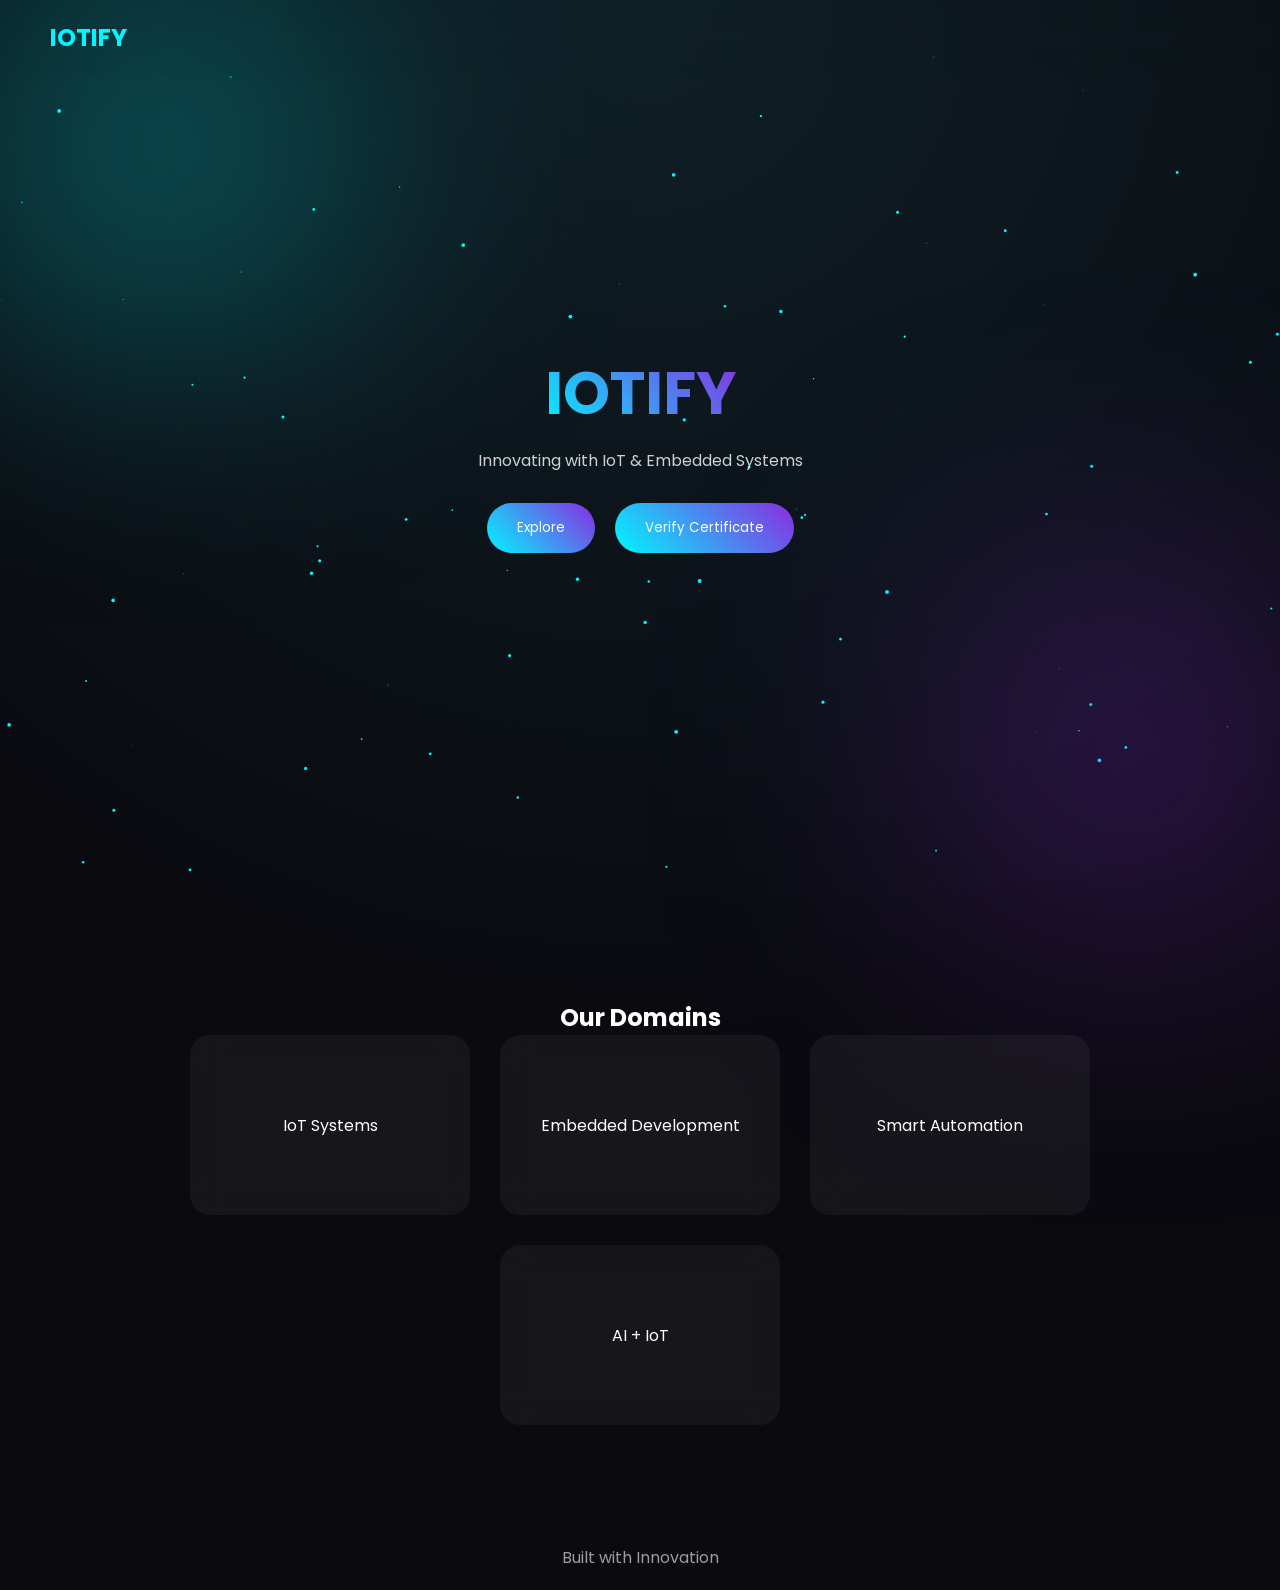
<file: index.html>
<!DOCTYPE html>
<html lang="en">
<head>
<meta charset="UTF-8">
<meta name="viewport" content="width=device-width, initial-scale=1.0">
<title>IOTIFY</title>

<link rel="stylesheet" href="style.css">
<link href="https://fonts.googleapis.com/css2?family=Poppins:wght@300;600&display=swap" rel="stylesheet">
</head>

<body>

<canvas id="bg"></canvas>

<!-- NAVBAR -->
<nav>
    <h1>IOTIFY</h1>
</nav>

<!-- HERO -->
<section class="hero">
    <h1 id="typing"></h1>
    <p>Innovating with IoT & Embedded Systems</p>

    <div class="hero-buttons">
        <button onclick="goToEvents()">Explore</button>
        <button class="verify-btn" onclick="goToVerify()">Verify Certificate</button>
    </div>
</section>

<!-- DOMAINS -->
<section class="section">
    <h2>Our Domains</h2>
    <div class="cards">
        <div class="card">IoT Systems</div>
        <div class="card">Embedded Development</div>
        <div class="card">Smart Automation</div>
        <div class="card">AI + IoT</div>
    </div>
</section>


<footer>Built with Innovation</footer>



<script src="script.js"></script>

</body>
</html>
</file>
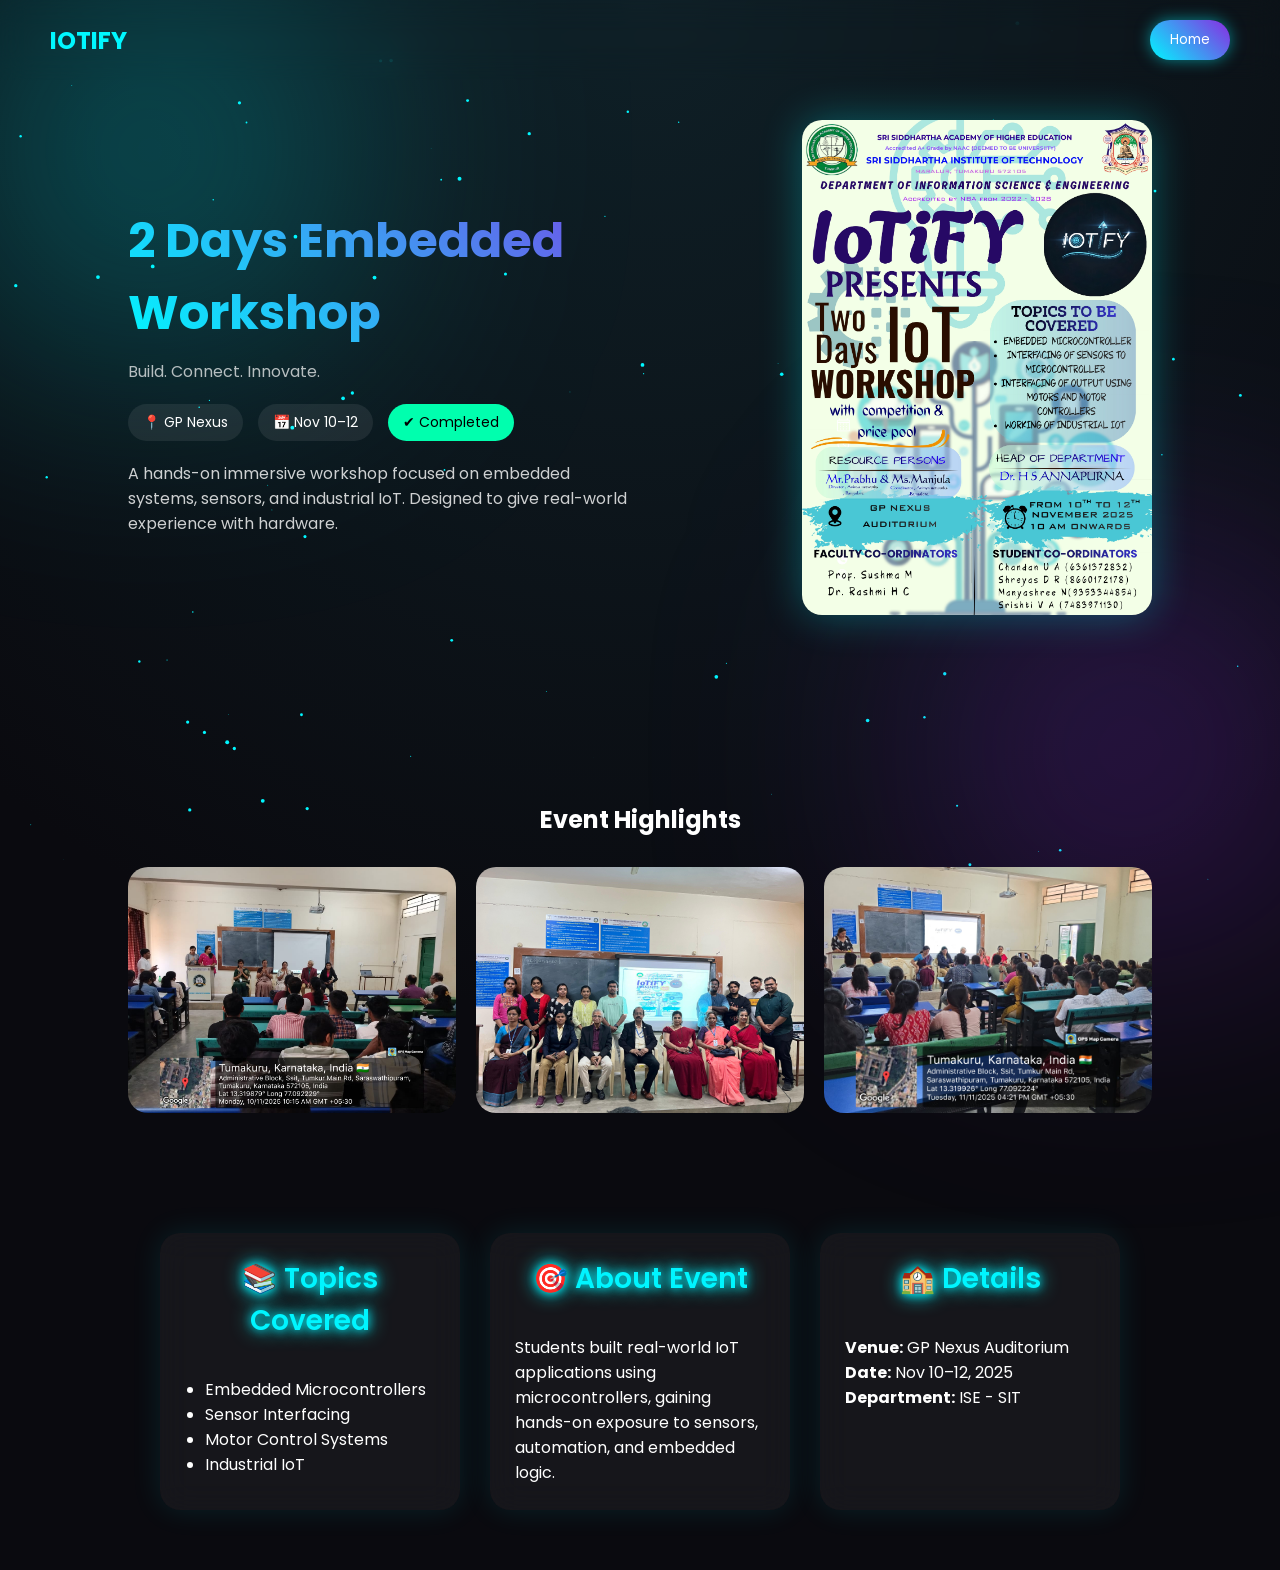
<file: event1.html>
<!DOCTYPE html>
<html lang="en">
<head>
<meta charset="UTF-8">
<meta name="viewport" content="width=device-width, initial-scale=1.0">
<title>Workshop - IOTIFY</title>

<link rel="stylesheet" href="style.css">
<link href="https://fonts.googleapis.com/css2?family=Poppins:wght@300;500;700&display=swap" rel="stylesheet">

</head>

<body>

<canvas id="bg"></canvas>

<nav>
    <h1>IOTIFY</h1>
    <button onclick="goHome()">Home</button>
</nav>

<section class="event-hero">

    <!-- LEFT CONTENT -->
    <div class="event-left">
        <h1>2 Days Embedded Workshop</h1>
        <p class="tagline">Build. Connect. Innovate.</p>

        <div class="event-badges">
            <span>📍 GP Nexus</span>
            <span>📅 Nov 10–12</span>
            <span class="status">✔ Completed</span>
        </div>

        <p class="desc">
            A hands-on immersive workshop focused on embedded systems, sensors,
            and industrial IoT. Designed to give real-world experience with hardware.
        </p>

    </div>

    <!-- RIGHT HERO IMAGE -->
    <div class="event-right">
        <img src="poster.png" class="hero-img">
    </div>

</section>

<!-- IMAGE GALLERY -->
<section class="gallery-section">

    <h2>Event Highlights</h2>

    <div class="gallery">
        <img src="image1.png">
        <img src="image2.png">
        <img src="image3.png">
    </div>

</section>

<!-- DETAILS -->
<section class="details-section">

    <div class="info-card">
       <h3 style="
    text-align:center;
    font-size:28px;
    font-weight:600;
    color:#00f5ff;
    text-shadow: 0 0 10px #00f5ff, 0 0 20px #00f5ff;
">
    📚 Topics Covered
</h3><br>
        <ul>
            <li>Embedded Microcontrollers</li>
            <li>Sensor Interfacing</li>
            <li>Motor Control Systems</li>
            <li>Industrial IoT</li>
        </ul>
    </div>

    <div class="info-card">
        <h3 style="
    text-align:center;
    font-size:28px;
    font-weight:600;
    color:#00f5ff;
    text-shadow: 0 0 10px #00f5ff, 0 0 20px #00f5ff;
">
    🎯 About Event
</h3><br>
        <p>
            Students built real-world IoT applications using microcontrollers,
            gaining hands-on exposure to sensors, automation, and embedded logic.
        </p>
    </div>

    <div class="info-card">
        <h3 style="
    text-align:center;
    font-size:28px;
    font-weight:600;
    color:#00f5ff;
    text-shadow: 0 0 10px #00f5ff, 0 0 20px #00f5ff;
">
    🏫 Details
</h3><br>
        <p><b>Venue:</b> GP Nexus Auditorium</p>
        <p><b>Date:</b> Nov 10–12, 2025</p>
        <p><b>Department:</b> ISE - SIT</p>
    </div>

</section>

<script src="script.js"></script>
</body>
</html>
</file>
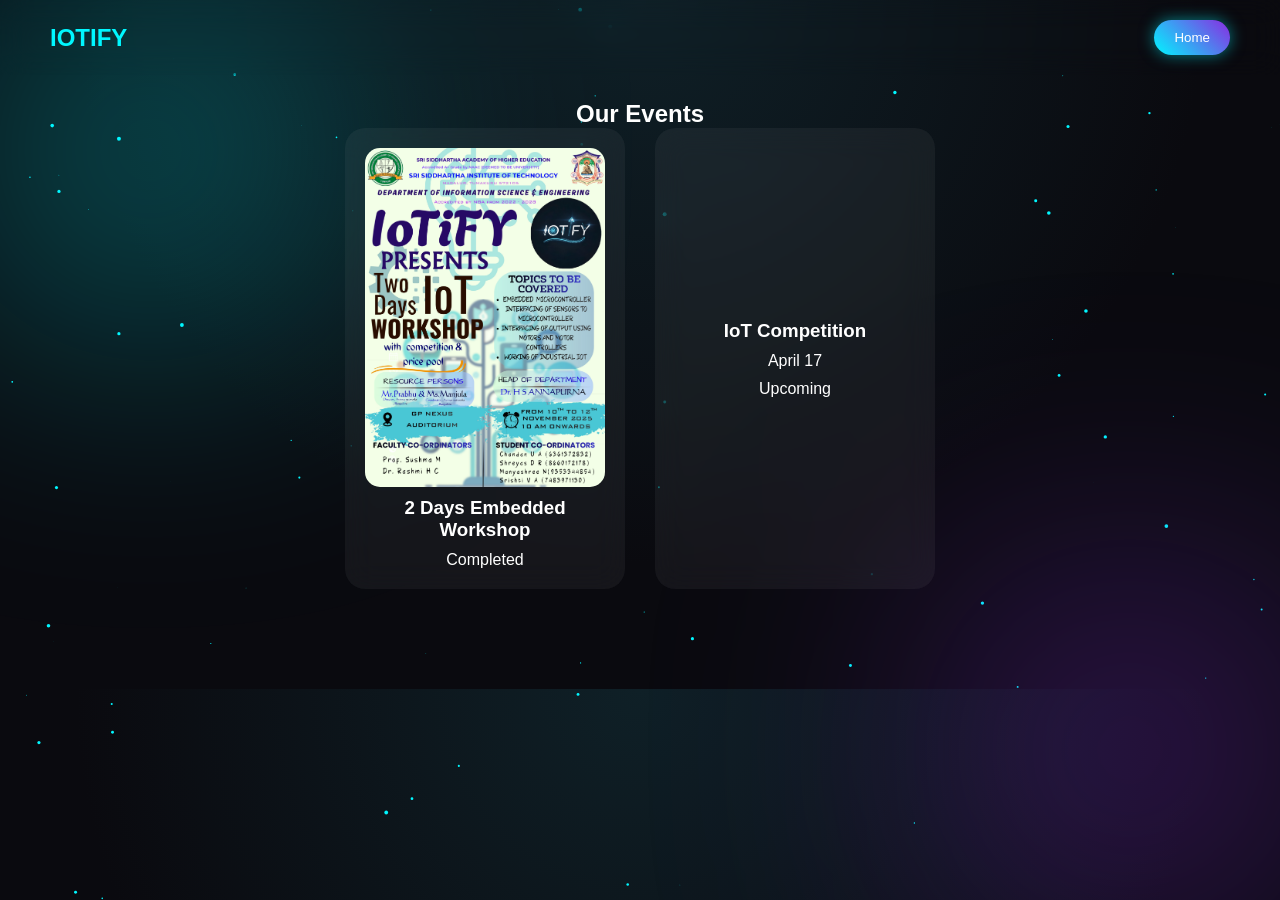
<file: events.html>
<!DOCTYPE html>
<html lang="en">
<head>
<meta charset="UTF-8">
<title>Events</title>
<link rel="stylesheet" href="style.css">
</head>

<body>

<canvas id="bg"></canvas>

<nav>
    <h1>IOTIFY</h1>
    <button onclick="goHome()">Home</button>
</nav>

<section class="section">
    <h2>Our Events</h2>

    <div class="cards">

        <div class="card event-card" onclick="openEvent('event1.html')">
            <img src="poster.png" class="event-img">
            <h3>2 Days Embedded Workshop</h3>
            <p>Completed</p>
        </div>

        <div class="card event-card" onclick="openEvent('event2.html')">
            <h3>IoT Competition</h3>
            <p>April 17</p>
            <p>Upcoming</p>
        </div>

    </div>
</section>

<script src="script.js"></script>
</body>
</html>
</file>
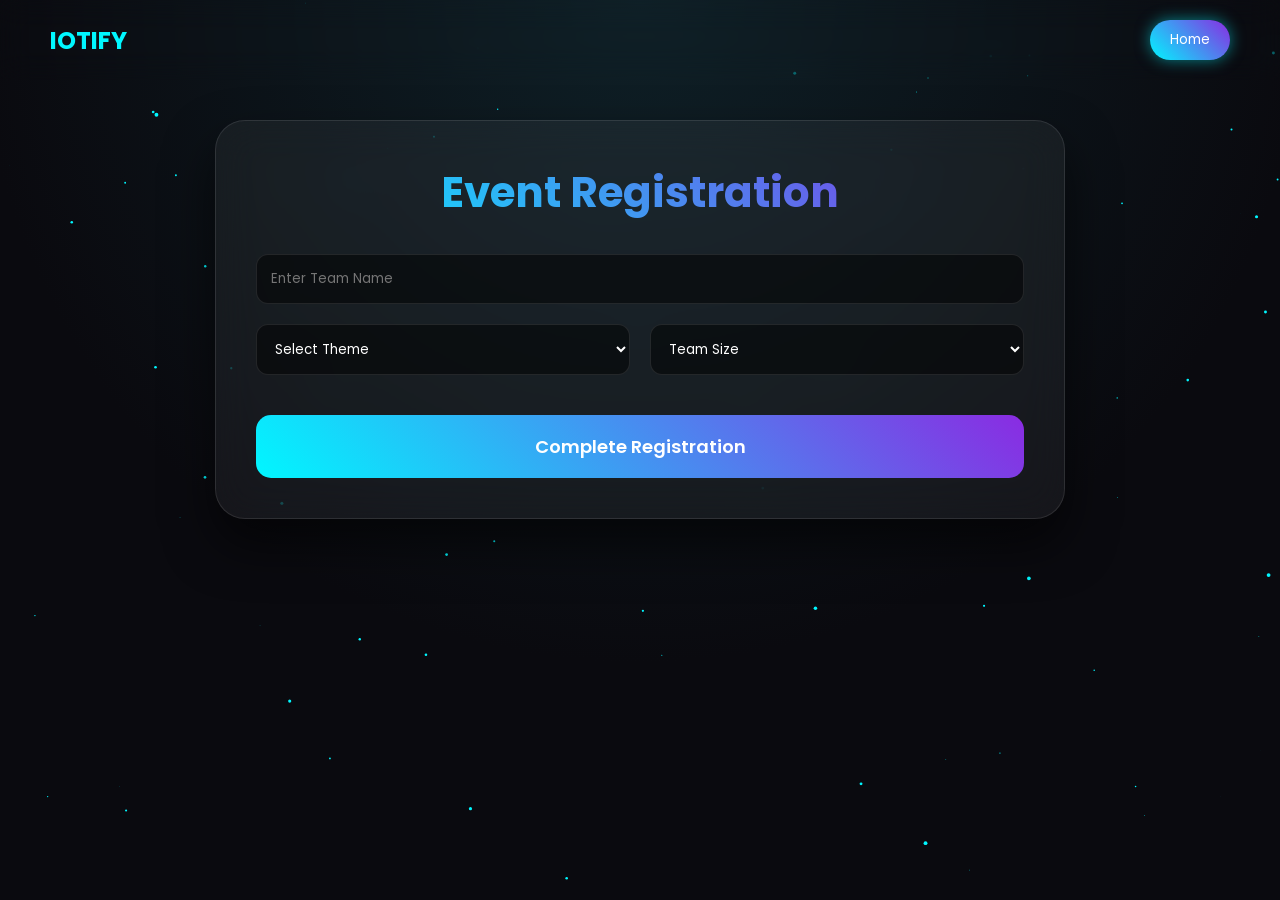
<file: register.html>
<!DOCTYPE html>
<html lang="en">
<head>
    <meta charset="UTF-8">
    <meta name="viewport" content="width=device-width, initial-scale=1.0">
    <title>Registration - IOTIFY</title>
    <link href="https://fonts.googleapis.com/css2?family=Poppins:wght@300;500;600;700&display=swap" rel="stylesheet">
    <style>
        * { margin: 0; padding: 0; box-sizing: border-box; font-family: 'Poppins', sans-serif; }
        body { background: radial-gradient(circle at top, #0f2027, #0a0a0f 60%); color: white; min-height: 100vh; overflow-x: hidden; }
        canvas { position: fixed; top: 0; left: 0; z-index: -1; }
        nav { display: flex; justify-content: space-between; align-items: center; padding: 20px 50px; position: fixed; width: 100%; top: 0; backdrop-filter: blur(15px); z-index: 1000; }
        nav h1 { color: #00f7ff; }
        nav button { padding: 10px 20px; border: none; border-radius: 20px; background: linear-gradient(45deg, #00f7ff, #8a2be2); color: white; cursor: pointer; box-shadow: 0 0 15px rgba(0,247,255,0.5); }
        .register-section { padding: 120px 10% 60px; display: flex; flex-direction: column; align-items: center; }
        .register-container { width: 100%; max-width: 850px; background: rgba(255, 255, 255, 0.05); backdrop-filter: blur(20px); border-radius: 30px; border: 1px solid rgba(255, 255, 255, 0.1); padding: 40px; box-shadow: 0 25px 50px rgba(0,0,0,0.6); }
        .hero-title { font-size: 42px; font-weight: 700; text-align: center; background: linear-gradient(45deg, #00f7ff, #8a2be2); -webkit-background-clip: text; -webkit-text-fill-color: transparent; margin-bottom: 30px; }
        .form-grid { display: grid; grid-template-columns: repeat(2, 1fr); gap: 20px; }
        .full-width { grid-column: span 2; }
        input, select { width: 100%; padding: 14px; border-radius: 12px; border: 1px solid rgba(255,255,255,0.1); background: rgba(0,0,0,0.5); color: #fff; transition: 0.3s; }
        input:focus { border-color: #00f7ff; box-shadow: 0 0 15px rgba(0,247,255,0.3); outline: none; }
        .member-section { margin-top: 30px; padding: 25px; border-radius: 20px; background: rgba(0,247,255,0.03); border: 1px solid rgba(0,247,255,0.2); animation: fadeIn 0.5s ease; }
        .member-section h3 { color: #00f7ff; margin-bottom: 20px; }
        .submit-btn { width: 100%; margin-top: 40px; padding: 18px; border-radius: 15px; border: none; background: linear-gradient(45deg, #00f7ff, #8a2be2); color: white; font-size: 18px; font-weight: 600; cursor: pointer; transition: 0.3s; }
        .submit-btn:hover { transform: translateY(-3px); box-shadow: 0 15px 30px rgba(0,247,255,0.5); }
        @keyframes fadeIn { from { opacity: 0; transform: translateY(20px); } to { opacity: 1; transform: translateY(0); } }
        @media (max-width: 768px) { .form-grid { grid-template-columns: 1fr; } .full-width { grid-column: span 1; } }
    </style>
</head>
<body>
<canvas id="bg"></canvas>
<nav>
    <h1 style="cursor:pointer" onclick="goHome()">IOTIFY</h1>
    <button onclick="goHome()">Home</button>
</nav>
<section class="register-section">
    <div class="register-container">
        <h1 class="hero-title">Event Registration</h1>
        <form id="registrationForm">
            <div class="form-grid">
                <input type="text" name="teamName" placeholder="Enter Team Name" required class="full-width">
                <select name="theme" required>
                    <option value="" disabled selected>Select Theme</option>
                    <option value="SUS">SUS</option>
                    <option value="ABC">ABC</option>
                    <option value="XYX">XYX</option>
                    <option value="Open Source">Open Source</option>
                </select>
                <select id="teamSize" name="teamSize" required onchange="generateMemberFields()">
                    <option value="" disabled selected>Team Size</option>
                    <option value="1">1 Member</option><option value="2">2 Members</option>
                    <option value="3">3 Members</option><option value="4">4 Members</option>
                    <option value="5">5 Members</option>
                </select>
            </div>
            <div id="membersContainer"></div>
            <button type="submit" id="submitBtn" class="submit-btn">Complete Registration</button>
        </form>
    </div>
</section>
<script src="script.js"></script>
<script>
    // YOUR NEW WEB APP URL
    const scriptURL = 'https://script.google.com/macros/s/AKfycbyCzJwQaHPZbRjOqV7RvzKvqNA18QjtkJM_iif3I3qGm0Lwxq8zrDHFYwm1GdwCIeNAjA/exec';

    function generateMemberFields() {
        const size = document.getElementById('teamSize').value;
        const container = document.getElementById('membersContainer');
        container.innerHTML = ""; 
        for (let i = 1; i <= size; i++) {
            const role = (i === 1) ? "Leader" : `Member ${i}`;
            container.innerHTML += `
                <div class="member-section">
                    <h3>👤 ${role} Details</h3>
                    <div class="form-grid">
                        <input type="text" name="name_${i}" placeholder="Full Name" required>
                        <input type="text" name="usn_${i}" placeholder="USN" required>
                        <input type="tel" name="phone_${i}" placeholder="WhatsApp No" required>
                        <input type="email" name="email_${i}" placeholder="Email ID" required>
                        <input type="text" name="branch_${i}" placeholder="Branch" required>
                        <select name="sem_${i}" required>
                            <option value="" disabled selected>Sem</option>
                            <option value="2">2</option><option value="4">4</option>
                            <option value="6">6</option><option value="8">8</option>
                        </select>
                    </div>
                </div>`;
        }
    }

    const form = document.getElementById('registrationForm');
    const btn = document.getElementById('submitBtn');

    form.addEventListener('submit', e => {
        e.preventDefault();
        btn.disabled = true;
        btn.innerText = "Processing...";

        // Uses no-cors to prevent GitHub Pages security errors
        fetch(scriptURL, { method: 'POST', mode: 'no-cors', body: new FormData(form) })
        .then(() => {
            alert("Success! Your team is registered.");
            window.location.href = "index.html";
        })
        .catch(error => {
            alert("Error: " + error.message);
            btn.disabled = false;
            btn.innerText = "Complete Registration";
        });
    });

    function goHome() { window.location.href = "index.html"; }
</script>
</body>
</html>
</file>
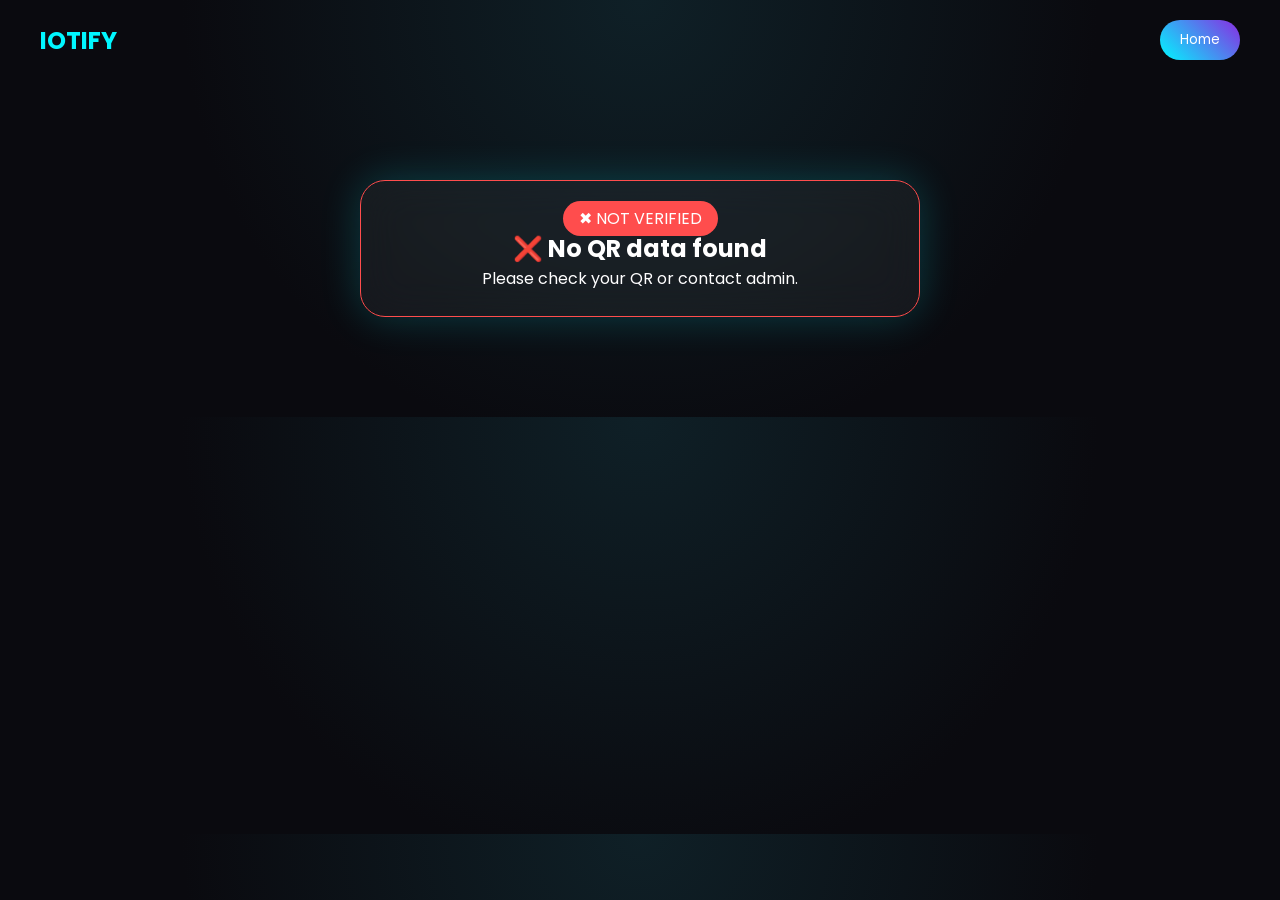
<file: result.html>
<!DOCTYPE html>
<html lang="en">
<head>
<meta charset="UTF-8">
<meta name="viewport" content="width=device-width, initial-scale=1.0">
<title>Certificate Result - IOTIFY</title>

<link href="https://fonts.googleapis.com/css2?family=Poppins:wght@300;600&display=swap" rel="stylesheet">

<style>

/* RESET */
*{
    margin:0;
    padding:0;
    box-sizing:border-box;
    font-family:'Poppins',sans-serif;
}

/* BODY */
body{
    background: radial-gradient(circle at top, #0f2027, #0a0a0f 60%);
    color:white;
    overflow-x:hidden;
}

/* NAV */
nav{
    display:flex;
    justify-content:space-between;
    align-items:center;
    padding:20px 40px;
}

nav h1{
    color:#00f7ff;
}

nav button{
    padding:10px 20px;
    border:none;
    border-radius:20px;
    background:linear-gradient(45deg,#00f7ff,#8a2be2);
    color:white;
    cursor:pointer;
}

/* RESULT CONTAINER */
.result-box{
    max-width:600px;
    margin:80px auto;
    padding:20px;
}

/* CARD */
.result-card{
    padding:25px;
    border-radius:25px;
    background:rgba(255,255,255,0.05);
    backdrop-filter:blur(20px);
    text-align:center;
    box-shadow:0 0 40px rgba(0,247,255,0.2);
}

/* SUCCESS */
.success{
    border:1px solid #00ffae;
}

.verified-badge{
    background:#00ffae;
    color:black;
    padding:5px 15px;
    border-radius:20px;
    font-weight:600;
}

/* FAIL */
.fail{
    border:1px solid #ff4d4d;
}

.fail-badge{
    background:#ff4d4d;
    padding:6px 16px;
    border-radius:20px;
}

/* IFRAME */
iframe{
    margin-top:15px;
    border-radius:10px;
    border:none;
}

.loading{
    text-align:center;
    margin-top:100px;
    font-size:20px;
}

</style>
</head>

<body>

<nav>
    <h1>IOTIFY</h1>
    <button onclick="goHome()">Home</button>
</nav>

<section class="result-box" id="resultBox">
    <div class="loading">🔄 Verifying Certificate...</div>
</section>

<script>

// 🔙 HOME
function goHome(){
    window.location.href = "index.html";
}

// 🚀 MAIN LOGIC
window.onload = async function(){

    const box = document.getElementById("resultBox");

    const params = new URLSearchParams(window.location.search);
    const encoded = params.get("data");

    if(!encoded){
        showError("❌ No QR data found");
        return;
    }

    let decoded;

    try{
        decoded = atob(encoded);
    }catch{
        showError("❌ Invalid QR format");
        return;
    }

    const parts = decoded.split("|");

    if(parts.length !== 2){
        showError("❌ Invalid QR structure");
        return;
    }

    const name = parts[0].trim().toLowerCase();
    const id = parts[1].trim().toLowerCase();

    console.log("Searching:", name, id);

    const url = "https://opensheet.elk.sh/188kV2CseK37tFy5R1tUYm6AZjL9k1Y71i64Jqra1dFQ/Sheet1";

    try{

        const res = await fetch(url);

        if(!res.ok){
            throw new Error("Sheet not reachable");
        }

        const data = await res.json();

        const user = data.find(r => {

            const sheetName = String(r.Name || "").trim().toLowerCase();
            const sheetId = String(r.ID || r["ID "] || "").trim().toLowerCase();

            return sheetName === name && sheetId === id;
        });

        if(!user){
            showError("❌ Certificate Not Found");
            return;
        }

        renderResult(user);

    }catch(err){
        console.error(err);
        showError("❌ Failed to connect to database");
    }
};

// ✅ SHOW RESULT
function renderResult(user){

    let certLink = user.Link || "";

    if(certLink.includes("drive")){
        certLink = certLink.replace("/view","/preview");
    }

    document.getElementById("resultBox").innerHTML = `
    <div class="result-card success">

        <span class="verified-badge">✔ VERIFIED</span>

        <h2>${user.Name}</h2>
        <p>ID: ${user.ID || user["ID "]}</p>

        <p><b>Event:</b> ${user.Event}</p>
        <p><b>Date:</b> ${user.Date}</p>

        <iframe src="${certLink}" width="100%" height="400"></iframe>

    </div>`;
}

// ❌ ERROR UI
function showError(msg){

    document.getElementById("resultBox").innerHTML = `
    <div class="result-card fail">

        <span class="fail-badge">✖ NOT VERIFIED</span>

        <h2>${msg}</h2>

        <p>Please check your QR or contact admin.</p>

    </div>`;
}

</script>

</body>
</html>
</file>
<file: style.css>
/* RESET */
    *{
        margin:0;
        padding:0;
        box-sizing:border-box;
        font-family:'Poppins',sans-serif;
    }

    /* BODY */
    body{
        background: radial-gradient(circle at top, #0f2027, #0a0a0f 60%);
        color:white;
        overflow-x:hidden;
    }

    /* GLOW EFFECT */
    body::before{
        content:"";
        position:fixed;
        width:500px;
        height:500px;
        background: radial-gradient(circle, #00f7ff55, transparent);
        top:-100px;
        left:-100px;
        filter:blur(120px);
        z-index:-1;
    }

    body::after{
        content:"";
        position:fixed;
        width:500px;
        height:500px;
        background: radial-gradient(circle, #8a2be255, transparent);
        bottom:-100px;
        right:-100px;
        filter:blur(120px);
        z-index:-1;
    }

    /* NAVBAR */
    nav{
        display:flex;
        justify-content:space-between;
        align-items:center;
        padding:20px 50px;
        position:fixed;
        width:100%;
        backdrop-filter:blur(15px);
        z-index:1000;
    }

    nav h1{
        color:#00f7ff;
    }

    nav button{
        padding:10px 20px;
        border:none;
        border-radius:20px;
        background:linear-gradient(45deg,#00f7ff,#8a2be2);
        color:white;
        cursor:pointer;
        box-shadow:0 0 15px rgba(0,247,255,0.5);
        transition:0.3s;
    }

    nav button:hover{
        transform:scale(1.05);
    }

    /* HERO */
    .hero{
        height:100vh;
        display:flex;
        flex-direction:column;
        justify-content:center;
        align-items:center;
        text-align:center;
    }

    .hero h1{
        font-size:60px;
        background:linear-gradient(45deg,#00f7ff,#8a2be2);
        -webkit-background-clip:text;
        color:transparent;
    }

    .hero p{
        margin-top:10px;
        opacity:0.8;
    }

    .hero-buttons{
        display:flex;
        gap:20px;
        margin-top:30px;
    }

    .hero button{
        padding:15px 30px;
        border:none;
        border-radius:30px;
        background:linear-gradient(45deg,#00f7ff,#8a2be2);
        color:white;
        cursor:pointer;
        transition:0.3s;
    }

    .hero button:hover{
        transform:scale(1.1);
    }

    /* SPECIAL BUTTONS */
    .verify-btn{
        background:linear-gradient(45deg,#00ffae,#00f7ff);
    }

    .login-btn{
        background:linear-gradient(45deg,#8a2be2,#00f7ff);
    }

    /* SECTION */
    .section{
        padding:100px 50px;
        text-align:center;
    }

    /* CARDS */
    .cards{
        display:flex;
        gap:30px;
        flex-wrap:wrap;
        justify-content:center;
    }

    .card{
        width:280px;
        min-height:180px;
        background:rgba(255,255,255,0.05);
        backdrop-filter:blur(15px);
        border-radius:20px;
        padding:20px;
        display:flex;
        align-items:center;
        justify-content:center;
        text-align:center;
        transition:0.3s;
        cursor:pointer;
    }

    .card:hover{
        transform:translateY(-10px) scale(1.05);
        box-shadow:0 0 25px #00f7ff;
    }

    /* EVENT */
    .event-card{
        flex-direction:column;
        gap:10px;
    }

    .event-img{
        width:100%;
        border-radius:15px;
    }

    .event-detail-img{
        width:80%;
        max-width:500px;
        margin:20px 0;
        border-radius:20px;
    }

    .event-desc{
        max-width:600px;
        margin:20px auto;
        opacity:0.8;
    }

    /* REGISTER BUTTON */
    .register-btn{
        padding:12px 25px;
        border:none;
        border-radius:25px;
        background:linear-gradient(45deg,#00f7ff,#8a2be2);
        color:white;
        cursor:pointer;
        transition:0.3s;
    }

    .register-btn:hover{
        transform:scale(1.05);
    }

    /* MODAL */
    .modal{
        display:none;
        position:fixed;
        width:100%;
        height:100%;
        background:rgba(0,0,0,0.85);
        justify-content:center;
        align-items:center;
        z-index:2000;
    }

    .modal-content{
        background:#111;
        padding:30px;
        border-radius:20px;
        width:320px;
        position:relative;
        text-align:center;
        box-shadow:0 0 30px rgba(0,247,255,0.2);
    }

    .modal input{
        width:100%;
        padding:10px;
        margin:10px 0;
        border-radius:10px;
        border:none;
    }

    .modal button{
        padding:10px 20px;
        border:none;
        border-radius:20px;
        background:linear-gradient(45deg,#00f7ff,#8a2be2);
        color:white;
        cursor:pointer;
    }

    .modal button:hover{
        transform:scale(1.05);
    }

    .close-btn{
        position:absolute;
        top:10px;
        right:15px;
        font-size:18px;
        cursor:pointer;
    }

    /* VERIFY PAGE */
    .verify-title{
        font-size:32px;
        margin-top:120px;
        text-align:center;
        background:linear-gradient(45deg,#00f7ff,#8a2be2);
        -webkit-background-clip:text;
        color:transparent;
    }

    .verify-box{
        max-width:420px;
        margin:30px auto;
        padding:30px;
        border-radius:25px;
        background:rgba(255,255,255,0.05);
        backdrop-filter:blur(20px);
        box-shadow:0 0 40px rgba(0,247,255,0.1);
    }

    .verify-box input{
        width:100%;
        padding:12px;
        margin:10px 0;
        border:none;
        border-radius:12px;
        background:#111;
        color:white;
    }

    .verify-box button{
        width:100%;
        padding:12px;
        margin-top:10px;
        border:none;
        border-radius:25px;
        background:linear-gradient(45deg,#00f7ff,#8a2be2);
        color:white;
        cursor:pointer;
    }

    .verify-box button:hover{
        transform:scale(1.05);
    }

    .or-text{
        text-align:center;
        margin:10px 0;
        opacity:0.6;
    }

    /* QR */
    #qr-reader{
        margin-top:15px;
        border-radius:15px;
        overflow:hidden;
        border:2px solid #00f7ff;
    }

    /* RESULT PAGE */
    .result-box{
        max-width:600px;
        margin:120px auto 40px;
        padding:20px;
    }

    .result-card{
        padding:25px;
        border-radius:25px;
        backdrop-filter:blur(25px);
        background:rgba(255,255,255,0.05);
        box-shadow:0 0 40px rgba(0,247,255,0.15);
        animation:fadeIn 0.6s ease;
        text-align:center;
    }

    .result-card:hover{
        transform:scale(1.02);
        box-shadow:0 0 60px rgba(0,247,255,0.3);
    }

    .result-card.success{
        border:1px solid #00ffae;
    }

    .result-card.error{
        border:1px solid #ff0055;
    }

    /* BADGE */
    .verified-badge{
        display:inline-block;
        padding:5px 12px;
        border-radius:20px;
        background:#00ffae;
        color:black;
        font-size:12px;
        margin-bottom:10px;
    }

    /* CERTIFICATE FRAME */
    .result-card iframe{
        display:block;
        margin:15px auto;
    }

    /* CANVAS */
    canvas{
        position:fixed;
        top:0;
        left:0;
        z-index:-1;
    }

    /* FOOTER */
    footer{
        text-align:center;
        padding:20px;
        opacity:0.6;
    }

    /* ANIMATION */
    @keyframes fadeIn{
        from{
            opacity:0;
            transform:translateY(15px);
        }
        to{
            opacity:1;
            transform:translateY(0);
        }
    }

    /* RESPONSIVE */
    @media(max-width:768px){
        .hero h1{
            font-size:35px;
        }

        nav{
            padding:15px 20px;
        }

        .section{
            padding:80px 20px;
        }

        .verify-box,
        .result-box,
        .modal-content{
            width:90%;
        }
    }
    /* ================= SUCCESS ================= */
    .result-card.success{
        border:1px solid #00ffcc;
        box-shadow:0 0 25px rgba(0,255,200,0.4);
        animation:fadeIn 0.6s ease;
    }

    .verified-badge{
        background:#00ffcc;
        color:black;
        padding:5px 15px;
        border-radius:20px;
        font-weight:600;
    }

    /* ================= FAILURE ================= */
    .result-card.fail{
        border:1px solid #ff4d4d;
        box-shadow:0 0 25px rgba(255,0,0,0.4);
        text-align:center;
    }

    .fail-badge{
        background:#ff4d4d;
        padding:6px 16px;
        border-radius:20px;
        font-weight:600;
    }

    .error-icon{
        font-size:50px;
        margin-top:20px;
        color:#ff4d4d;
    }

    /* ================= ANIMATIONS ================= */
    .animate-in{
        animation:fadeIn 0.6s ease;
    }

    .animate-fail{
        animation:shake 0.4s ease, fadeIn 0.6s ease;
    }

    @keyframes fadeIn{
        from{opacity:0; transform:scale(0.95);}
        to{opacity:1; transform:scale(1);}
    }

    @keyframes shake{
        0%{transform:translateX(0);}
        25%{transform:translateX(-5px);}
        50%{transform:translateX(5px);}
        75%{transform:translateX(-5px);}
        100%{transform:translateX(0);}
    }
    .switch-btn{
    background: linear-gradient(45deg,#00f7ff,#0066ff);
    border: none;
    padding: 10px 20px;
    border-radius: 8px;
    color: white;
    font-weight: bold;
    cursor: pointer;
    transition: 0.3s;
}

.switch-btn:hover{
    transform: scale(1.05);
}
.switch-btn{
    background: linear-gradient(45deg,#00f7ff,#0066ff);
    border: none;
    padding: 10px 20px;
    border-radius: 8px;
    color: white;
    font-weight: bold;
    cursor: pointer;
    transition: 0.3s;
}

.switch-btn:hover{
    transform: scale(1.05);
}
/* ================= VERIFY PAGE FIX ================= */

.verify-section{
    display:flex;
    justify-content:center;
    align-items:center;
    min-height:100vh;
    padding:120px 20px 40px;
}

.verify-container{
    width:100%;
    max-width:420px;
    background:rgba(255,255,255,0.05);
    backdrop-filter:blur(20px);
    border-radius:25px;
    padding:30px;
    box-shadow:0 0 40px rgba(0,247,255,0.1);
    position:relative;
    text-align:center;
}

/* FORM FIX */
.form-box{
    display:flex;
    flex-direction:column;
    gap:12px;
}

.form-box input{
    width:100%;
    padding:12px;
    border:none;
    border-radius:12px;
    background:#111;
    color:white;
}

.form-box button{
    padding:12px;
    border:none;
    border-radius:25px;
    background:linear-gradient(45deg,#00f7ff,#8a2be2);
    color:white;
    cursor:pointer;
}

/* OR TEXT */
.or{
    margin:15px 0;
    opacity:0.6;
}

/* QR FIX (IMPORTANT) */
#qr-reader{
    width:100% !important;
    max-width:300px;
    margin:15px auto;
    border-radius:15px;
    overflow:hidden;
    border:2px solid #00f7ff;
}

/* SCAN BUTTON */
.scan-btn{
    margin-top:10px;
    padding:10px 20px;
    border:none;
    border-radius:20px;
    background:linear-gradient(45deg,#00f7ff,#8a2be2);
    color:white;
    cursor:pointer;
}

/* SWITCH BUTTON FIX */
.switch-btn{
    margin-top:10px;
}

/* CLOSE BUTTON FIX */
.close-btn{
    position:absolute;
    top:10px;
    right:15px;
    font-size:18px;
    cursor:pointer;
}
.verify-section{
    display:flex;
    justify-content:center;
    align-items:center;
    min-height:100vh;
    padding-top:100px;
}
/* OVERLAY */
.scanner-overlay{
    position:fixed;
    top:0;
    left:0;
    width:100%;
    height:100%;
    background:rgba(0,0,0,0.95);
    display:flex;
    justify-content:center;
    align-items:center;
    z-index:9999;
}

/* SCANNER BOX */
.scanner-box{
    position:relative;
    width:300px;
    height:400px;
    text-align:center;
}

/* CAMERA VIEW */
.scanner-view{
    width:100%;
    height:300px;
    border-radius:20px;
    overflow:hidden;
}

/* FRAME */
.scan-frame{
    position:absolute;
    top:0;
    left:0;
    width:100%;
    height:300px;
    border:3px solid rgba(0,255,255,0.3);
    border-radius:20px;
    pointer-events:none;
}

/* CORNER EFFECT */
.scan-frame::before,
.scan-frame::after{
    content:"";
    position:absolute;
    width:40px;
    height:40px;
    border:4px solid #00f7ff;
}

.scan-frame::before{
    top:0;
    left:0;
    border-right:none;
    border-bottom:none;
}

.scan-frame::after{
    bottom:0;
    right:0;
    border-left:none;
    border-top:none;
}

/* SCAN LINE */
.scan-line{
    position:absolute;
    width:100%;
    height:3px;
    background:#00f7ff;
    top:0;
    animation:scanMove 2s linear infinite;
}

/* ANIMATION */
@keyframes scanMove{
    0%{ top:0; }
    100%{ top:100%; }
}

/* TEXT */
.scan-text{
    margin-top:15px;
    opacity:0.7;
}

/* CLOSE BUTTON */
.close-scan{
    position:absolute;
    top:-40px;
    right:0;
    background:#ff4d4d;
    border:none;
    padding:5px 10px;
    border-radius:10px;
    color:white;
    cursor:pointer;
}
/* ===== ULTRA MODERN EVENT PAGE ===== */

.event-hero{
    display:flex;
    align-items:center;
    justify-content:space-between;
    padding:120px 10%;
    gap:50px;
}

/* LEFT */
.event-left h1{
    font-size:48px;
    background:linear-gradient(45deg,#00f7ff,#8a2be2);
    -webkit-background-clip:text;
    color:transparent;
}

.tagline{
    margin-top:10px;
    opacity:0.7;
}

.event-badges{
    display:flex;
    gap:15px;
    margin:20px 0;
}

.event-badges span{
    padding:8px 15px;
    background:rgba(255,255,255,0.08);
    border-radius:20px;
    font-size:14px;
}

.status{
    background:#00ffae !important;
    color:black;
}

/* DESCRIPTION */
.desc{
    max-width:500px;
    opacity:0.8;
}

/* RIGHT IMAGE */
.hero-img{
    width:350px;
    border-radius:20px;
    box-shadow:0 0 40px rgba(0,247,255,0.3);
    transition:0.4s;
}

.hero-img:hover{
    transform:scale(1.05) rotate(1deg);
}

/* ===== GALLERY ===== */

.gallery-section{
    padding:60px 10%;
    text-align:center;
}

.gallery{
    display:grid;
    grid-template-columns:repeat(auto-fit,minmax(250px,1fr));
    gap:20px;
    margin-top:30px;
}

.gallery img{
    width:100%;
    border-radius:20px;
    transition:0.4s;
}

.gallery img:hover{
    transform:scale(1.1);
    box-shadow:0 0 25px #00f7ff;
}

/* ===== DETAILS ===== */

.details-section{
    display:flex;
    flex-wrap:wrap;
    gap:30px;
    justify-content:center;
    padding:60px 10%;
}

.info-card{
    width:300px;
    padding:25px;
    border-radius:20px;
    background:rgba(255,255,255,0.05);
    backdrop-filter:blur(15px);
    box-shadow:0 0 30px rgba(0,247,255,0.1);
    transition:0.3s;
}

.info-card:hover{
    transform:translateY(-10px);
    box-shadow:0 0 40px rgba(0,247,255,0.3);
}

.info-card h3{
    color:#00f7ff;
    margin-bottom:10px;
}

.info-card ul{
    margin-left:20px;
}

/* ===== RESPONSIVE ===== */

@media(max-width:768px){

    .event-hero{
        flex-direction:column;
        text-align:center;
    }

    .hero-img{
        width:80%;
    }

    .details-section{
        flex-direction:column;
        align-items:center;
    }
}
</file>
